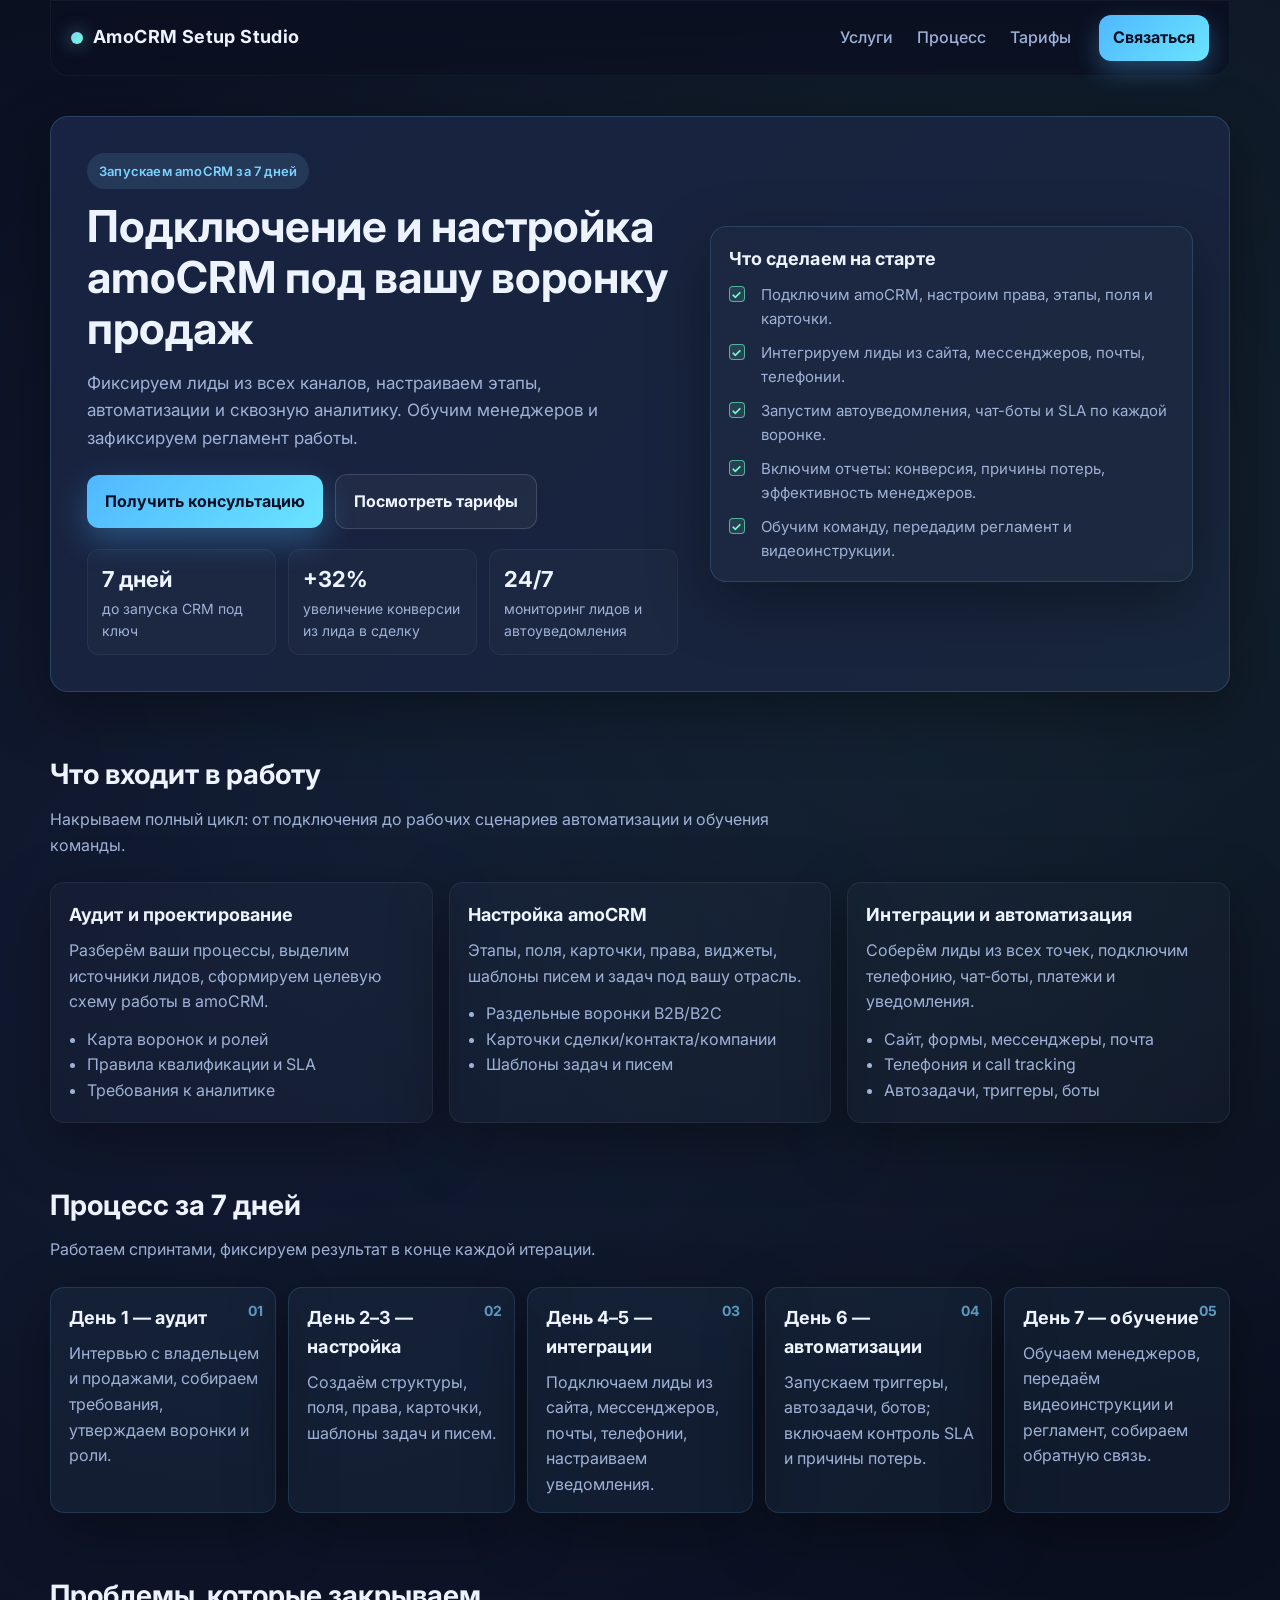
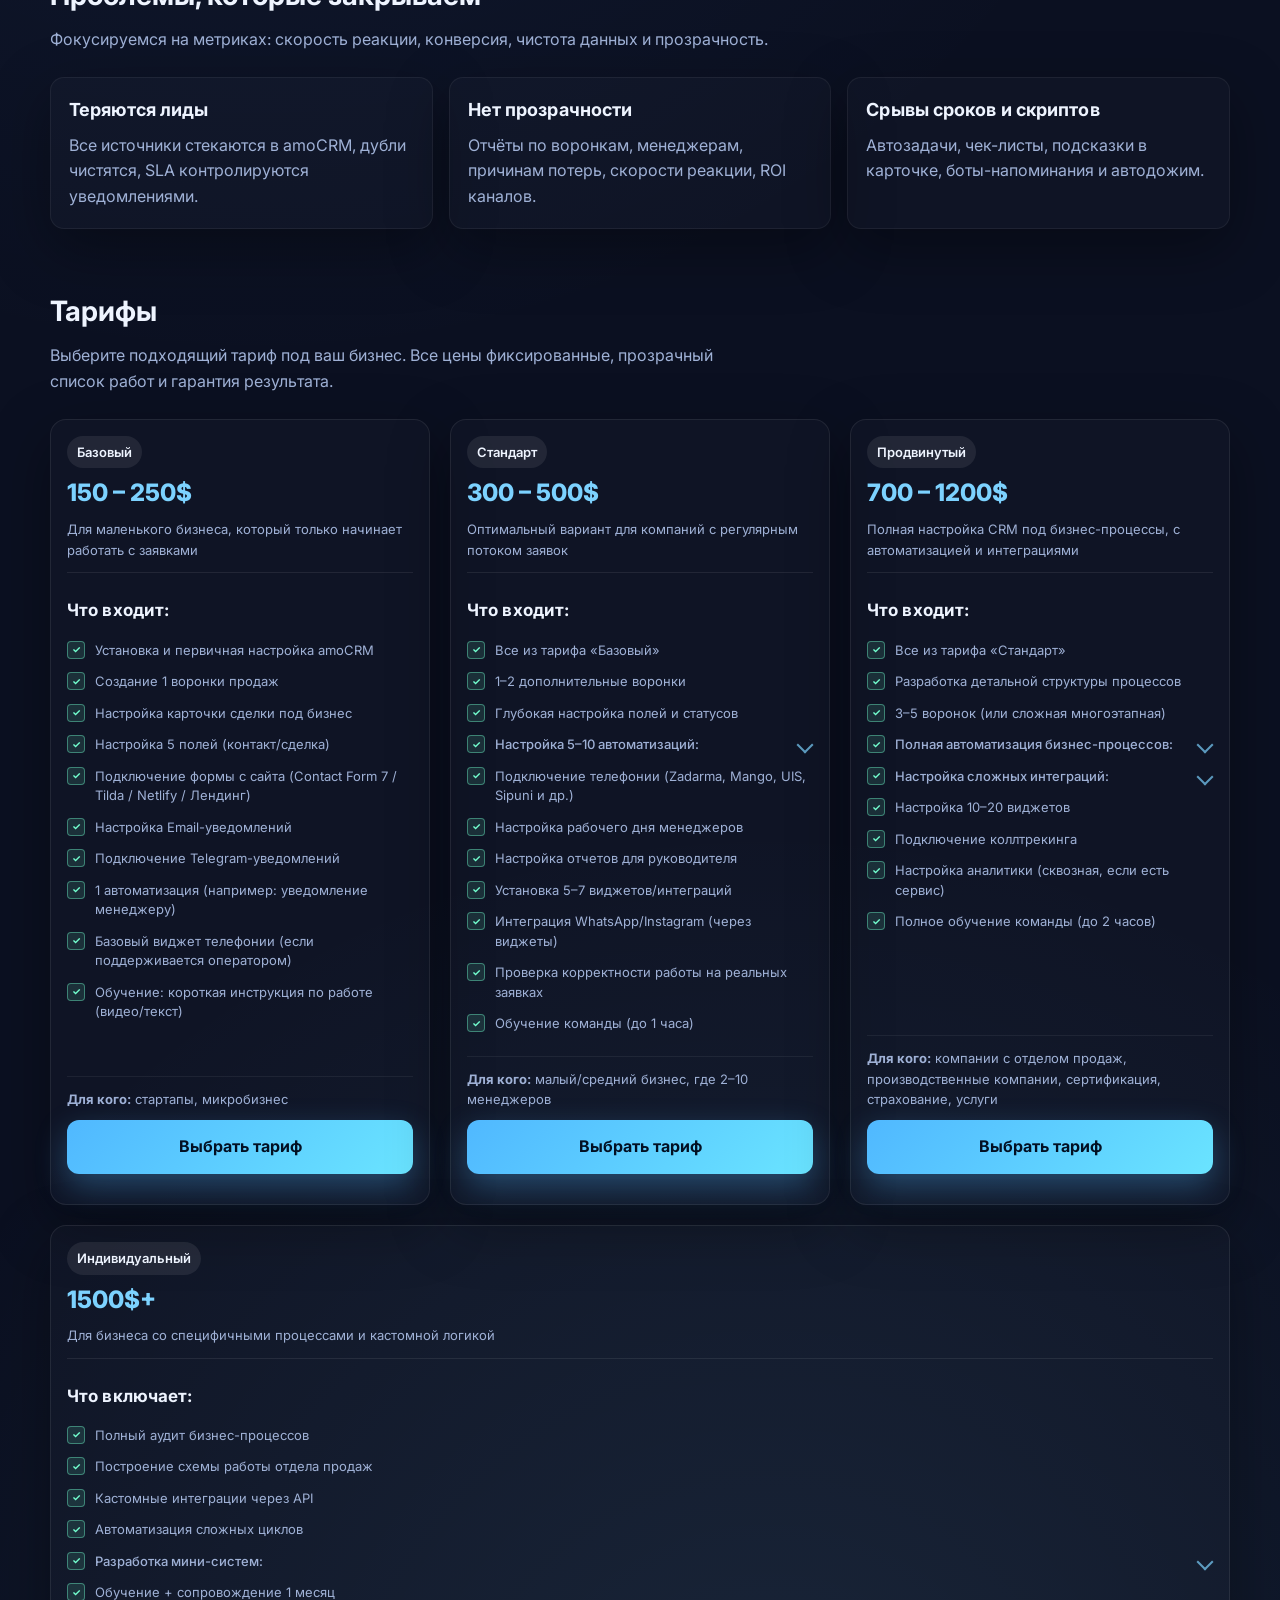
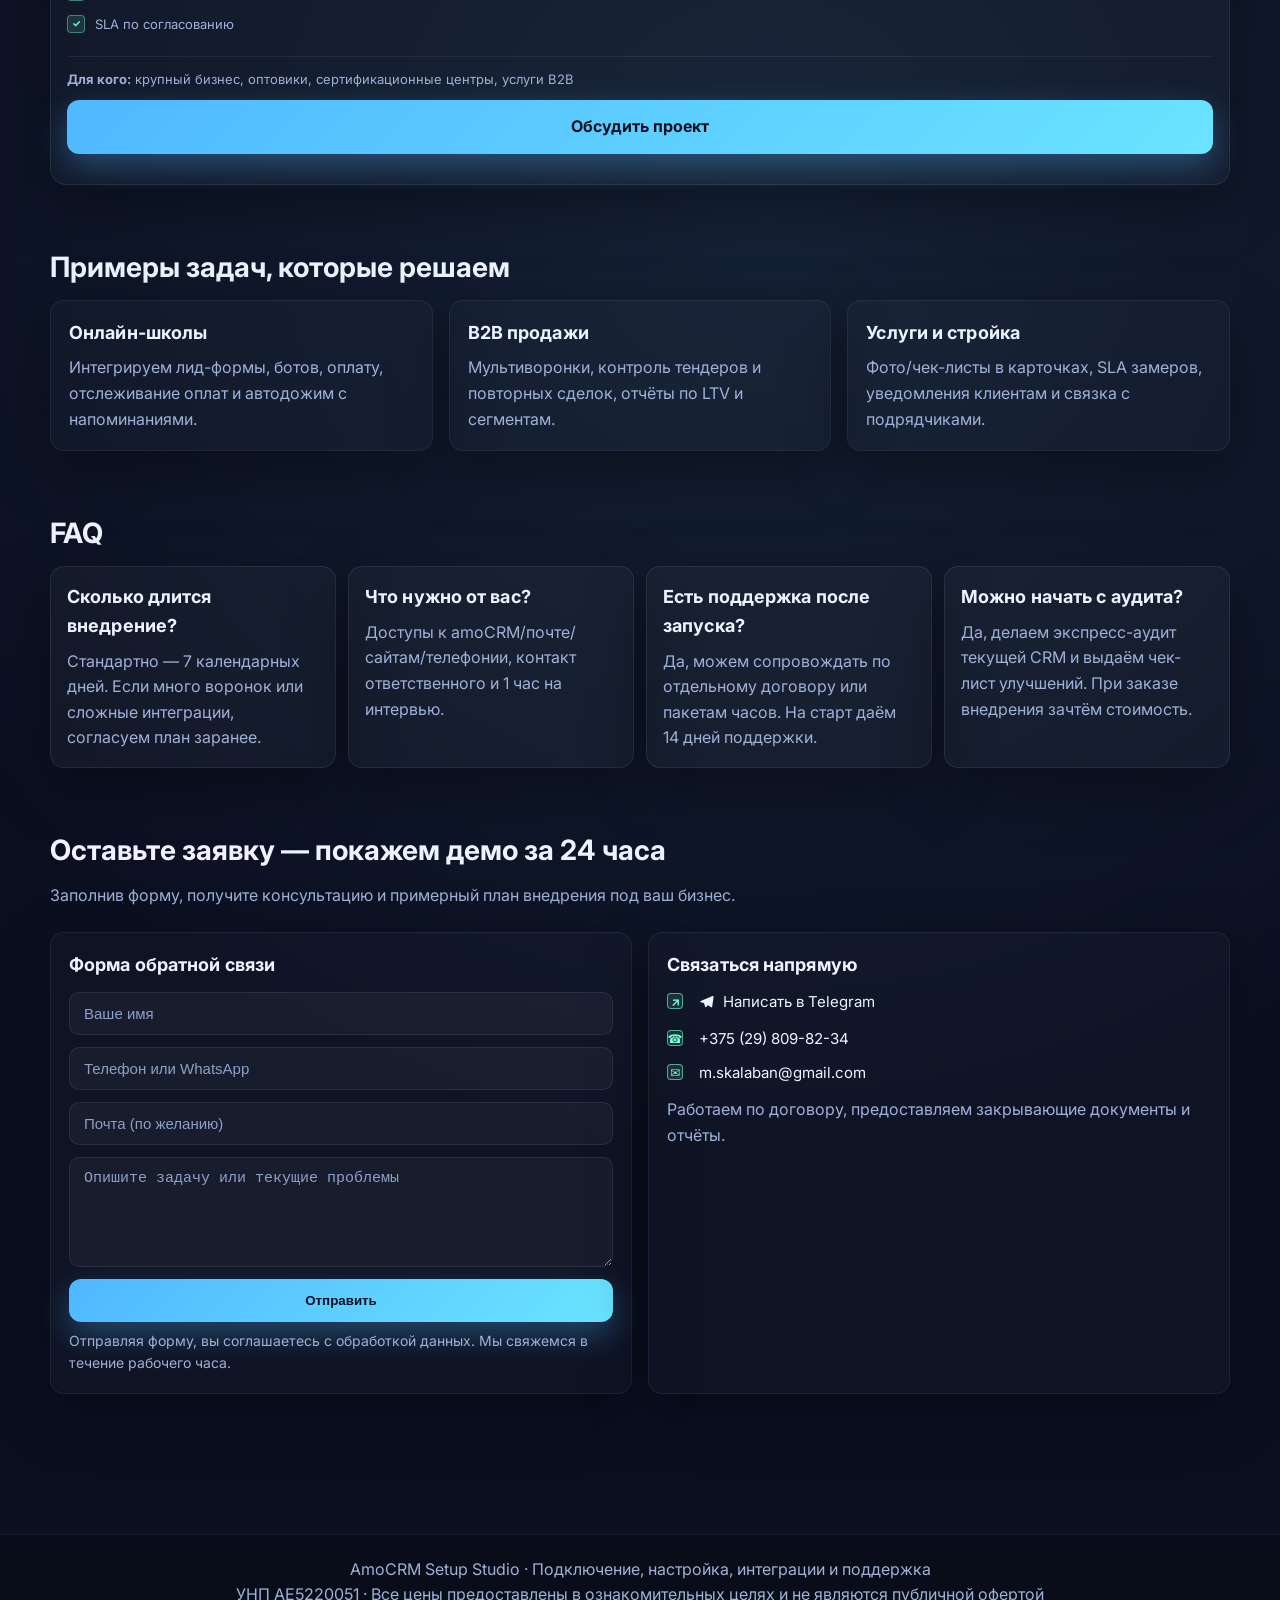
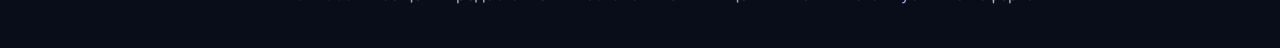
<file: index.html>
<!DOCTYPE html>
<html lang="ru">
<head>
  <meta charset="UTF-8">
  <meta name="viewport" content="width=device-width, initial-scale=1.0">
  <title>Подключение и настройка amoCRM — под ключ</title>
  <meta name="description" content="Запускаем amoCRM под ключ: подключение, настройка, воронки, интеграции, обучение. Ускорим продажи и контроль лидов за 7 дней.">
  <meta property="og:title" content="Подключение и настройка amoCRM — под ключ">
  <meta property="og:description" content="Запустим amoCRM за 7 дней: подключение, настройка воронок, интеграции, автоматизации и обучение команды.">
  <meta property="og:type" content="website">
  <meta property="og:url" content="https://amocrm-setup.netlify.app/">
  <meta property="og:image" content="https://amocrm-setup.netlify.app/og-image.jpg">
  <meta property="og:image:alt" content="AmoCRM Setup Studio — внедрение под ключ">
  <meta name="twitter:card" content="summary_large_image">
  <meta name="twitter:title" content="Подключение и настройка amoCRM — под ключ">
  <meta name="twitter:description" content="Запустим amoCRM за 7 дней: подключение, настройка воронок, интеграции, автоматизации и обучение команды.">
  <meta name="twitter:image" content="https://amocrm-setup.netlify.app/og-image.jpg">
  <link rel="icon" type="image/svg+xml" href="./favicons/favicon-as.svg">
  <link rel="apple-touch-icon" sizes="180x180" href="./favicons/favicon-as-blue-180.png">
  <link rel="icon" type="image/png" sizes="48x48" href="./favicons/favicon-as-blue-48.png">
  <link rel="icon" type="image/png" sizes="32x32" href="./favicons/favicon-as-blue-32.png">
  <link rel="icon" type="image/png" sizes="16x16" href="./favicons/favicon-as-blue-16.png">
  <link rel="shortcut icon" href="./favicons/favicon-as-blue.ico">
  <link rel="preconnect" href="https://fonts.googleapis.com">
  <link rel="preconnect" href="https://fonts.gstatic.com" crossorigin>
  <link href="https://fonts.googleapis.com/css2?family=Inter:wght@400;500;600;700&display=swap" rel="stylesheet">
  <link rel="stylesheet" href="./assets/styles/styles.css">
</head>
<body>
  <header>
    <div class="shell header-inner">
      <div class="logo">
        <span class="logo-dot"></span>
        AmoCRM Setup Studio
      </div>
      <nav>
        <a href="#services">Услуги</a>
        <a href="#process">Процесс</a>
        <a href="#pricing">Тарифы</a>
        <a class="nav-cta" href="#contact">Связаться</a>
      </nav>
      <button class="burger" type="button" aria-label="Открыть меню" aria-expanded="false">
        <span class="burger-icon" aria-hidden="true"></span>
      </button>
    </div>
  </header>

  <div class="mobile-menu" id="mobile-menu" hidden>
    <a href="#services">Услуги</a>
    <a href="#process">Процесс</a>
    <a href="#pricing">Тарифы</a>
    <a class="nav-cta" href="#contact">Связаться</a>
  </div>

  <div class="container shell">
    <section class="hero">
      <div>
        <div class="eyebrow">Запускаем amoCRM за 7 дней</div>
        <h1>Подключение и настройка amoCRM под вашу воронку продаж</h1>
        <p class="subhead">Фиксируем лиды из всех каналов, настраиваем этапы, автоматизации и сквозную аналитику. Обучим менеджеров и зафиксируем регламент работы.</p>
        <div class="cta-row">
          <a class="btn btn-primary open-contact-modal" href="#contact">Получить консультацию</a>
          <a class="btn btn-ghost" href="#pricing">Посмотреть тарифы</a>
        </div>
        <div class="kpi">
          <div class="kpi-item">
            <div class="kpi-strong">7 дней</div>
            <div class="kpi-label">до запуска CRM под ключ</div>
          </div>
          <div class="kpi-item">
            <div class="kpi-strong">+32%</div>
            <div class="kpi-label">увеличение конверсии из лида в сделку</div>
          </div>
          <div class="kpi-item">
            <div class="kpi-strong">24/7</div>
            <div class="kpi-label">мониторинг лидов и автоуведомления</div>
          </div>
        </div>
      </div>
      <div class="hero-card">
        <h3>Что сделаем на старте</h3>
        <div class="checklist">
          <div class="check"><span class="icon">✓</span><div>Подключим amoCRM, настроим права, этапы, поля и карточки.</div></div>
          <div class="check"><span class="icon">✓</span><div>Интегрируем лиды из сайта, мессенджеров, почты, телефонии.</div></div>
          <div class="check"><span class="icon">✓</span><div>Запустим автоуведомления, чат-боты и SLA по каждой воронке.</div></div>
          <div class="check"><span class="icon">✓</span><div>Включим отчеты: конверсия, причины потерь, эффективность менеджеров.</div></div>
          <div class="check"><span class="icon">✓</span><div>Обучим команду, передадим регламент и видеоинструкции.</div></div>
        </div>
      </div>
    </section>

    <section id="services" class="section">
      <h2>Что входит в работу</h2>
      <p class="desc">Накрываем полный цикл: от подключения до рабочих сценариев автоматизации и обучения команды.</p>
      <div class="grid-3">
        <div class="card">
          <h3>Аудит и проектирование</h3>
          <div class="muted">Разберём ваши процессы, выделим источники лидов, сформируем целевую схему работы в amoCRM.</div>
          <ul class="list">
            <li>Карта воронок и ролей</li>
            <li>Правила квалификации и SLA</li>
            <li>Требования к аналитике</li>
          </ul>
        </div>
        <div class="card">
          <h3>Настройка amoCRM</h3>
          <div class="muted">Этапы, поля, карточки, права, виджеты, шаблоны писем и задач под вашу отрасль.</div>
          <ul class="list">
            <li>Раздельные воронки B2B/B2C</li>
            <li>Карточки сделки/контакта/компании</li>
            <li>Шаблоны задач и писем</li>
          </ul>
        </div>
        <div class="card">
          <h3>Интеграции и автоматизация</h3>
          <div class="muted">Соберём лиды из всех точек, подключим телефонию, чат-боты, платежи и уведомления.</div>
          <ul class="list">
            <li>Сайт, формы, мессенджеры, почта</li>
            <li>Телефония и call tracking</li>
            <li>Автозадачи, триггеры, боты</li>
          </ul>
        </div>
      </div>
    </section>

    <section id="process" class="section">
      <h2>Процесс за 7 дней</h2>
      <p class="desc">Работаем спринтами, фиксируем результат в конце каждой итерации.</p>
      <div class="process">
        <div class="step">
          <h3>День 1 — аудит</h3>
          <div class="muted">Интервью с владельцем и продажами, собираем требования, утверждаем воронки и роли.</div>
        </div>
        <div class="step">
          <h3>День 2–3 — настройка</h3>
          <div class="muted">Создаём структуры, поля, права, карточки, шаблоны задач и писем.</div>
        </div>
        <div class="step">
          <h3>День 4–5 — интеграции</h3>
          <div class="muted">Подключаем лиды из сайта, мессенджеров, почты, телефонии, настраиваем уведомления.</div>
        </div>
        <div class="step">
          <h3>День 6 — автоматизации</h3>
          <div class="muted">Запускаем триггеры, автозадачи, ботов; включаем контроль SLA и причины потерь.</div>
        </div>
        <div class="step">
          <h3>День 7 — обучение</h3>
          <div class="muted">Обучаем менеджеров, передаём видеоинструкции и регламент, собираем обратную связь.</div>
        </div>
      </div>
    </section>

    <section class="section">
      <h2>Проблемы, которые закрываем</h2>
      <p class="desc">Фокусируемся на метриках: скорость реакции, конверсия, чистота данных и прозрачность.</p>
      <div class="grid-3">
        <div class="card">
          <h3>Теряются лиды</h3>
          <div class="muted">Все источники стекаются в amoCRM, дубли чистятся, SLA контролируются уведомлениями.</div>
        </div>
        <div class="card">
          <h3>Нет прозрачности</h3>
          <div class="muted">Отчёты по воронкам, менеджерам, причинам потерь, скорости реакции, ROI каналов.</div>
        </div>
        <div class="card">
          <h3>Срывы сроков и скриптов</h3>
          <div class="muted">Автозадачи, чек-листы, подсказки в карточке, боты-напоминания и автодожим.</div>
        </div>
      </div>
    </section>

    <section id="pricing" class="section">
      <h2>Тарифы</h2>
      <p class="desc">Выберите подходящий тариф под ваш бизнес. Все цены фиксированные, прозрачный список работ и гарантия результата.</p>
      <div class="pricing-grid">
        <div class="pricing-card">
          <div class="pricing-header">
            <div class="tag">Базовый</div>
            <p class="price">150 – 250$</p>
            <div class="muted muted-note">Для маленького бизнеса, который только начинает работать с заявками</div>
          </div>
          <div class="pricing-content">
            <h3>Что входит:</h3>
            <ul class="pricing-list">
              <li>Установка и первичная настройка amoCRM</li>
              <li>Создание 1 воронки продаж</li>
              <li>Настройка карточки сделки под бизнес</li>
              <li>Настройка 5 полей (контакт/сделка)</li>
              <li>Подключение формы с сайта (Contact Form 7 / Tilda / Netlify / Лендинг)</li>
              <li>Настройка Email-уведомлений</li>
              <li>Подключение Telegram-уведомлений</li>
              <li>1 автоматизация (например: уведомление менеджеру)</li>
              <li>Базовый виджет телефонии (если поддерживается оператором)</li>
              <li>Обучение: короткая инструкция по работе (видео/текст)</li>
            </ul>
            <div class="pricing-footer">
              <div class="muted muted-note-bottom"><strong>Для кого:</strong> стартапы, микробизнес</div>
              <div class="cta-row">
                <a class="btn btn-primary" href="#contact">Выбрать тариф</a>
              </div>
            </div>
          </div>
        </div>

        <div class="pricing-card">
          <div class="pricing-header">
            <div class="tag">Стандарт</div>
            <p class="price">300 – 500$</p>
            <div class="muted muted-note">Оптимальный вариант для компаний с регулярным потоком заявок</div>
          </div>
          <div class="pricing-content">
            <h3>Что входит:</h3>
            <ul class="pricing-list">
              <li>Все из тарифа «Базовый»</li>
              <li>1–2 дополнительные воронки</li>
              <li>Глубокая настройка полей и статусов</li>
              <li>Настройка 5–10 автоматизаций:
                <ul>
                  <li>автораспределение заявок</li>
                  <li>постановка задач</li>
                  <li>напоминания</li>
                  <li>автоматические письма клиентам</li>
                  <li>автоуведомления руководителю</li>
                </ul>
              </li>
              <li>Подключение телефонии (Zadarma, Mango, UIS, Sipuni и др.)</li>
              <li>Настройка рабочего дня менеджеров</li>
              <li>Настройка отчетов для руководителя</li>
              <li>Установка 5–7 виджетов/интеграций</li>
              <li>Интеграция WhatsApp/Instagram (через виджеты)</li>
              <li>Проверка корректности работы на реальных заявках</li>
              <li>Обучение команды (до 1 часа)</li>
            </ul>
            <div class="pricing-footer">
              <div class="muted muted-note-bottom"><strong>Для кого:</strong> малый/средний бизнес, где 2–10 менеджеров</div>
              <div class="cta-row">
                <a class="btn btn-primary" href="#contact">Выбрать тариф</a>
              </div>
            </div>
          </div>
        </div>

        <div class="pricing-card">
          <div class="pricing-header">
            <div class="tag">Продвинутый</div>
            <p class="price">700 – 1200$</p>
            <div class="muted muted-note">Полная настройка CRM под бизнес-процессы, с автоматизацией и интеграциями</div>
          </div>
          <div class="pricing-content">
            <h3>Что входит:</h3>
            <ul class="pricing-list">
              <li>Все из тарифа «Стандарт»</li>
              <li>Разработка детальной структуры процессов</li>
              <li>3–5 воронок (или сложная многоэтапная)</li>
              <li>Полная автоматизация бизнес-процессов:
                <ul>
                  <li>сложные цепочки</li>
                  <li>автосегментация клиентов</li>
                  <li>боты с логикой</li>
                  <li>прогревы</li>
                  <li>автоматизация для рекламаций/повторных продаж</li>
                </ul>
              </li>
              <li>Настройка сложных интеграций:
                <ul>
                  <li>сайт → amoCRM → телефония → WhatsApp → почта</li>
                  <li>синхронизация с Google Sheets</li>
                  <li>интеграция с 1С (через API или сервис-посредник)</li>
                </ul>
              </li>
              <li>Настройка 10–20 виджетов</li>
              <li>Подключение коллтрекинга</li>
              <li>Настройка аналитики (сквозная, если есть сервис)</li>
              <li>Полное обучение команды (до 2 часов)</li>
            </ul>
            <div class="pricing-footer">
              <div class="muted muted-note-bottom"><strong>Для кого:</strong> компании с отделом продаж, производственные компании, сертификация, страхование, услуги</div>
              <div class="cta-row">
                <a class="btn btn-primary" href="#contact">Выбрать тариф</a>
              </div>
            </div>
          </div>
        </div>

        <div class="pricing-card">
          <div class="pricing-header">
            <div class="tag">Индивидуальный</div>
            <p class="price">1500$+</p>
            <div class="muted muted-note">Для бизнеса со специфичными процессами и кастомной логикой</div>
          </div>
          <div class="pricing-content">
            <h3>Что включает:</h3>
            <ul class="pricing-list">
              <li>Полный аудит бизнес-процессов</li>
              <li>Построение схемы работы отдела продаж</li>
              <li>Кастомные интеграции через API</li>
              <li>Автоматизация сложных циклов</li>
              <li>Разработка мини-систем:
                <ul>
                  <li>заявки → распределение → статус → уведомления</li>
                  <li>подключение внешних баз</li>
                  <li>генерация документов</li>
                </ul>
              </li>
              <li>Обучение + сопровождение 1 месяц</li>
              <li>SLA по согласованию</li>
            </ul>
            <div class="pricing-footer">
              <div class="muted muted-note-bottom"><strong>Для кого:</strong> крупный бизнес, оптовики, сертификационные центры, услуги B2B</div>
              <div class="cta-row">
                <a class="btn btn-primary" href="#contact">Обсудить проект</a>
              </div>
            </div>
          </div>
        </div>
      </div>
    </section>

    <section class="section">
      <h2>Примеры задач, которые решаем</h2>
      <div class="grid-3">
        <div class="card">
          <h3>Онлайн-школы</h3>
          <div class="muted">Интегрируем лид-формы, ботов, оплату, отслеживание оплат и автодожим с напоминаниями.</div>
        </div>
        <div class="card">
          <h3>B2B продажи</h3>
          <div class="muted">Мультиворонки, контроль тендеров и повторных сделок, отчёты по LTV и сегментам.</div>
        </div>
        <div class="card">
          <h3>Услуги и стройка</h3>
          <div class="muted">Фото/чек-листы в карточках, SLA замеров, уведомления клиентам и связка с подрядчиками.</div>
        </div>
      </div>
    </section>

    <section class="section" itemscope itemtype="https://schema.org/FAQPage">
      <h2>FAQ</h2>
      <div class="faq">
        <div class="faq-item" itemprop="mainEntity" itemscope itemtype="https://schema.org/Question">
          <h3 itemprop="name">Сколько длится внедрение?</h3>
          <div class="muted" itemprop="acceptedAnswer" itemscope itemtype="https://schema.org/Answer">
            <span itemprop="text">Стандартно — 7 календарных дней. Если много воронок или сложные интеграции, согласуем план заранее.</span>
          </div>
        </div>
        <div class="faq-item" itemprop="mainEntity" itemscope itemtype="https://schema.org/Question">
          <h3 itemprop="name">Что нужно от вас?</h3>
          <div class="muted" itemprop="acceptedAnswer" itemscope itemtype="https://schema.org/Answer">
            <span itemprop="text">Доступы к amoCRM/почте/сайтам/телефонии, контакт ответственного и 1 час на интервью.</span>
          </div>
        </div>
        <div class="faq-item" itemprop="mainEntity" itemscope itemtype="https://schema.org/Question">
          <h3 itemprop="name">Есть поддержка после запуска?</h3>
          <div class="muted" itemprop="acceptedAnswer" itemscope itemtype="https://schema.org/Answer">
            <span itemprop="text">Да, можем сопровождать по отдельному договору или пакетам часов. На старт даём 14 дней поддержки.</span>
          </div>
        </div>
        <div class="faq-item" itemprop="mainEntity" itemscope itemtype="https://schema.org/Question">
          <h3 itemprop="name">Можно начать с аудита?</h3>
          <div class="muted" itemprop="acceptedAnswer" itemscope itemtype="https://schema.org/Answer">
            <span itemprop="text">Да, делаем экспресс-аудит текущей CRM и выдаём чек-лист улучшений. При заказе внедрения зачтём стоимость.</span>
          </div>
        </div>
      </div>
    </section>

    <section id="contact" class="section">
      <h2>Оставьте заявку — покажем демо за 24 часа</h2>
      <p class="desc">Заполнив форму, получите консультацию и примерный план внедрения под ваш бизнес.</p>
      <div class="grid-3">
        <div class="card">
          <h3>Форма обратной связи</h3>
          <form name="contact" method="post" action="https://formsubmit.co/2ab4f17e329a2e4c21a48d9163ac6439 ">
            <input type="hidden" name="_subject" value="Новая заявка с лендинга AmoCRM Setup Studio">
            <input type="hidden" name="_template" value="table">
            <input type="text" name="name" placeholder="Ваше имя" required>
            <input type="tel" name="phone" placeholder="Телефон или WhatsApp" required>
            <input type="email" name="email" placeholder="Почта (по желанию)">
            <textarea name="comment" placeholder="Опишите задачу или текущие проблемы"></textarea>
            <button class="btn btn-primary" type="submit">Отправить</button>
          </form>
          <div class="footnote">Отправляя форму, вы соглашаетесь с обработкой данных. Мы свяжемся в течение рабочего часа.</div>
        </div>
        <div class="card">
          <h3>Связаться напрямую</h3>
          <div class="checklist">
            <div class="check"><span class="icon">↗</span><div><a class="tg-inline link-plain" href="https://t.me/fuuug" target="_blank" rel="noopener"><span class="tg-icon" aria-hidden="true"><svg width="16" height="16" viewBox="0 0 24 24" fill="currentColor" xmlns="http://www.w3.org/2000/svg"><path d="M21.8 4.2c.3-.9-.7-1.6-1.5-1.3L2.6 10.5c-.8.3-.7 1.5.1 1.7l4.7 1.4 1.8 5.6c.2.8 1.2 1 1.7.3l2.4-3.1 4.6 3.4c.7.5 1.7.1 1.9-.8l2-14z"/></svg></span>Написать в Telegram</a></div></div>
            <div class="check"><span class="icon">☎</span><div><a class="link-plain" href="tel:+375298098234">+375 (29) 809-82-34</a></div></div>
            <div class="check"><span class="icon">✉</span><div><a class="link-plain" href="mailto:m.skalaban@gmail.com">m.skalaban@gmail.com</a></div></div>
          </div>
          <div class="muted muted-top-12">Работаем по договору, предоставляем закрывающие документы и отчёты.</div>
        </div>
      </div>
    </section>
  </div>

  <div class="modal-backdrop" id="contact-modal" hidden>
    <div class="modal">
      <button class="modal-close" type="button" data-close-modal>&times;</button>
      <h2 class="modal-title">Оставьте заявку — покажем демо за 24 часа</h2>
      <p class="desc modal-desc">Заполнив форму, получите консультацию и примерный план внедрения под ваш бизнес.</p>
      <div class="card modal-card-primary">
        <h3>Форма обратной связи</h3>
        <form name="contact-modal" method="post" action="https://formsubmit.co/2ab4f17e329a2e4c21a48d9163ac6439">
          <input type="hidden" name="_subject" value="Новая заявка с лендинга AmoCRM Setup Studio">
          <input type="hidden" name="_template" value="table">
          <input type="text" name="name" placeholder="Ваше имя" required>
          <input type="tel" name="phone" placeholder="Телефон или WhatsApp" required>
          <input type="email" name="email" placeholder="Почта (по желанию)">
          <textarea name="comment" placeholder="Опишите задачу или текущие проблемы"></textarea>
          <button class="btn btn-primary" type="submit">Отправить</button>
        </form>
        <div class="footnote">Отправляя форму, вы соглашаетесь с обработкой данных. Мы свяжемся в течение рабочего часа.</div>
      </div>
      <div class="card modal-card-secondary">
        <h3>Связаться напрямую</h3>
        <div class="checklist">
          <div class="check"><span class="icon">↗</span><div><a class="tg-inline link-plain" href="https://t.me/fuuug" target="_blank" rel="noopener"><span class="tg-icon" aria-hidden="true"><svg width="16" height="16" viewBox="0 0 24 24" fill="currentColor" xmlns="http://www.w3.org/2000/svg"><path d="M21.8 4.2c.3-.9-.7-1.6-1.5-1.3L2.6 10.5c-.8.3-.7 1.5.1 1.7l4.7 1.4 1.8 5.6c.2.8 1.2 1 1.7.3l2.4-3.1 4.6 3.4c.7.5 1.7.1 1.9-.8l2-14z"/></svg></span>Написать в Telegram</a></div></div>
          <div class="check"><span class="icon">☎</span><div><a class="link-plain" href="tel:+375298098234">+375 (29) 809-82-34</a></div></div>
          <div class="check"><span class="icon">✉</span><div><a class="link-plain" href="mailto:m.skalaban@gmail.com">m.skalaban@gmail.com</a></div></div>
        </div>
        <div class="muted muted-top-12">Работаем по договору, предоставляем закрывающие документы и отчёты.</div>
      </div>
    </div>
  </div>

  <footer>
    <div>AmoCRM Setup Studio · Подключение, настройка, интеграции и поддержка</div>
    <div>УНП AE5220051 · Все цены предоставлены в ознакомительных целях и не являются публичной офертой</div>
  </footer>
  <script src="./assets/scripts/main.js"></script>
</body>
</html>
</file>
<file: assets/styles/styles.css>
:root {
  --bg: #0b1021;
  --card: #121832;
  --primary: #7cd2ff;
  --primary-strong: #50b8ff;
  --text: #eef4ff;
  --muted: #9fb1d6;
  --accent: #73ffcf;
  --shadow: 0 20px 60px rgba(0, 0, 0, 0.35);
  --radius: 14px;
  --page-width: 1180px;
  --page-pad: 20px;
}
* { box-sizing: border-box; }
body {
  margin: 0;
  font-family: 'Inter', system-ui, -apple-system, sans-serif;
  background: radial-gradient(circle at 20% 20%, rgba(92, 158, 255, 0.08), transparent 25%),
              radial-gradient(circle at 80% 10%, rgba(115, 255, 207, 0.08), transparent 22%),
              radial-gradient(circle at 60% 70%, rgba(124, 210, 255, 0.09), transparent 28%),
              var(--bg);
  color: var(--text);
  line-height: 1.6;
  min-height: 100vh;
}
.shell {
  width: 100%;
  max-width: var(--page-width);
  margin: 0 auto;
  padding-left: var(--page-pad);
  padding-right: var(--page-pad);
}
header {
  width: 100%;
  margin: 0;
  padding: 14px 0;
  position: sticky;
  top: 0;
  background: linear-gradient(180deg, rgba(11,16,33,0.95), rgba(11,16,33,0.8));
  backdrop-filter: blur(12px);
  z-index: 10;
  border-radius: 0 0 18px 18px;
  border: 1px solid rgba(255,255,255,0.04);
  margin: 0 auto;
  max-width: var(--page-width);
  transition: all 0.2s ease;
}
.header-inner {
  display: flex;
  align-items: center;
  justify-content: space-between;
  gap: 12px;
}
body.scrolled header {
  top: 12px;
  box-shadow: 0 10px 30px rgba(0, 0, 0, 0.28);
  border-radius: 18px;
}
body.mobile-nav-open header {
  border-radius: 18px 18px 0 0;
}
body.scrolled.mobile-nav-open header {
  border-radius: 18px 18px 0 0;
}
.logo {
  font-weight: 700;
  letter-spacing: 0.4px;
  font-size: 18px;
  color: var(--text);
  display: flex;
  align-items: center;
  gap: 10px;
}
.logo-dot {
  width: 12px;
  height: 12px;
  border-radius: 50%;
  background: linear-gradient(135deg, var(--primary), var(--accent));
  box-shadow: 0 0 18px rgba(124, 210, 255, 0.6);
}
nav a {
  color: var(--muted);
  text-decoration: none;
  margin-left: 20px;
  font-weight: 500;
  transition: color 0.2s ease, transform 0.12s ease, box-shadow 0.2s ease, background 0.2s ease;
}
nav a:hover { color: var(--text); }
.nav-cta {
  margin-left: 24px;
  padding: 10px 14px;
  border-radius: 12px;
  background: linear-gradient(135deg, var(--primary-strong), #6ae4ff);
  color: #031023 !important;
  font-weight: 700;
  box-shadow: 0 10px 24px rgba(80,184,255,0.32);
  display: inline-flex;
  align-items: center;
  gap: 8px;
}
.nav-cta:hover { transform: translateY(-1px); color: #031023; }
.container {
  width: 100%;
  max-width: var(--page-width);
  margin: 0 auto;
  padding: 40px 0 80px;
}
.burger {
  display: none;
  width: 44px;
  height: 44px;
  border-radius: 12px;
  border: 1px solid rgba(255,255,255,0.12);
  background: rgba(255,255,255,0.05);
  color: var(--text);
  align-items: center;
  justify-content: center;
  cursor: pointer;
  transition: background 0.2s ease, transform 0.12s ease;
}
.burger:hover { transform: translateY(-1px); }
.burger-icon {
  width: 18px;
  height: 2px;
  background: currentColor;
  position: relative;
  display: block;
}
.burger-icon::before,
.burger-icon::after {
  content: "";
  position: absolute;
  left: 0;
  width: 18px;
  height: 2px;
  background: currentColor;
  transition: transform 0.2s ease, top 0.2s ease, opacity 0.2s ease;
}
.burger-icon::before { top: -6px; }
.burger-icon::after { top: 6px; }
body.mobile-nav-open .burger-icon { background: transparent; }
body.mobile-nav-open .burger-icon::before {
  top: 0; transform: rotate(45deg);
}
body.mobile-nav-open .burger-icon::after {
  top: 0; transform: rotate(-45deg);
}
.mobile-menu {
  position: fixed;
  top: 70px;
  left: 16px;
  right: 0;
  background: rgba(11,16,33,0.97);
  border: 1px solid rgba(255,255,255,0.04);
  border-radius: 0 0 16px 16px;
  box-shadow: 0 20px 60px rgba(0,0,0,0.35);
  padding: 14px 20px 18px;
  display: none;
  z-index: 900;
  width: calc(100% - 32px);
}
.mobile-menu.is-open { display: block; }
.mobile-menu a {
  display: flex;
  align-items: center;
  justify-content: space-between;
  color: var(--text);
  text-decoration: none;
  padding: 12px 0;
  border-bottom: 1px solid rgba(255,255,255,0.06);
  font-weight: 600;
}
.mobile-menu a:last-child { border-bottom: none; }
.mobile-menu .nav-cta {
  margin: 10px 0 0;
  justify-content: center;
  width: 100%;
  color: #031023 !important;
}
/* Modal */
.modal-backdrop {
  position: fixed;
  inset: 0;
  background: rgba(3, 8, 20, 0.65);
  backdrop-filter: blur(6px);
  display: flex;
  align-items: flex-start;
  justify-content: center;
  padding: 18px 12px;
  overflow-y: auto;
  opacity: 0;
  pointer-events: none;
  transition: opacity 0.2s ease;
  z-index: 999;
}
.modal-backdrop.is-open {
  opacity: 1;
  pointer-events: all;
}
.modal {
  width: min(640px, 100%);
  max-height: 90dvh;
  overflow-y: auto;
  border-radius: 18px;
  background: linear-gradient(160deg, rgba(18,24,50,0.95), rgba(28,38,68,0.96));
  border: 1px solid rgba(124,210,255,0.25);
  box-shadow: 0 30px 80px rgba(0,0,0,0.45);
  padding: 22px;
  position: relative;
  transform: translateY(8px);
  opacity: 0;
  transition: transform 0.22s ease, opacity 0.22s ease;
}
.modal-backdrop.is-open .modal {
  transform: translateY(0);
  opacity: 1;
}
.modal-close {
  position: absolute;
  top: 12px;
  right: 12px;
  border: 1px solid rgba(255,255,255,0.12);
  background: rgba(255,255,255,0.05);
  color: var(--text);
  border-radius: 10px;
  padding: 6px 10px;
  cursor: pointer;
  font-weight: 600;
}
.modal-title { margin-top: 0; }
.modal-desc { margin-bottom: 16px; }
.modal-card-primary {
  background: rgba(255,255,255,0.03);
  border-color: rgba(124,210,255,0.18);
}
.modal-card-secondary {
  margin-top: 12px;
  background: rgba(255,255,255,0.02);
  border-color: rgba(255,255,255,0.08);
}
.modal form button { width: 100%; }
body.modal-open {
  overflow: hidden;
}
.hero {
  display: grid;
  grid-template-columns: 1.1fr 0.9fr;
  gap: 32px;
  align-items: center;
  padding: 36px;
  background: linear-gradient(135deg, rgba(92,158,255,0.08), rgba(115,255,207,0.06)),
              var(--card);
  border: 1px solid rgba(124,210,255,0.18);
  border-radius: 18px;
  box-shadow: var(--shadow);
}
.eyebrow {
  display: inline-flex;
  align-items: center;
  gap: 8px;
  padding: 8px 12px;
  border-radius: 999px;
  background: rgba(124,210,255,0.12);
  color: var(--primary);
  font-weight: 600;
  font-size: 13px;
  letter-spacing: 0.2px;
}
h1 {
  margin: 12px 0 16px;
  font-size: clamp(28px, 4vw, 44px);
  line-height: 1.15;
}
.subhead {
  color: var(--muted);
  font-size: 17px;
  max-width: 560px;
  margin-bottom: 22px;
}
.cta-row {
  display: flex;
  flex-wrap: wrap;
  gap: 12px;
  align-items: center;
  margin-top: 6px;
  margin-bottom: 14px;
}
.btn {
  display: inline-flex;
  align-items: center;
  justify-content: center;
  gap: 10px;
  border: none;
  border-radius: 12px;
  padding: 14px 18px;
  font-weight: 700;
  cursor: pointer;
  transition: transform 0.16s ease, box-shadow 0.2s ease, background 0.2s ease;
  text-decoration: none;
}
.btn-primary {
  background: linear-gradient(135deg, var(--primary-strong), #6ae4ff);
  color: #031023;
  box-shadow: 0 12px 32px rgba(80,184,255,0.32);
}
.btn-primary:hover { transform: translateY(-1px); }
.btn-ghost {
  color: var(--text);
  border: 1px solid rgba(255,255,255,0.14);
  background: rgba(255,255,255,0.04);
}
.tg-inline {
  display: inline-flex;
  align-items: center;
  gap: 8px;
}
.tg-icon {
  display: inline-flex;
  align-items: center;
  justify-content: center;
  width: 16px;
  height: 16px;
  color: currentColor;
}
.kpi {
  display: grid;
  grid-template-columns: repeat(auto-fit, minmax(140px, 1fr));
  gap: 12px;
  margin-top: 20px;
}
.kpi-item {
  padding: 12px 14px;
  border-radius: 12px;
  border: 1px solid rgba(255,255,255,0.05);
  background: rgba(255,255,255,0.02);
}
.kpi-strong { font-size: 22px; font-weight: 700; }
.kpi-label { color: var(--muted); font-size: 14px; }
.hero-card {
  background: rgba(255,255,255,0.02);
  border: 1px solid rgba(124,210,255,0.16);
  border-radius: 16px;
  padding: 18px;
  backdrop-filter: blur(4px);
  box-shadow: var(--shadow);
}
.checklist { display: grid; gap: 10px; margin-top: 10px; }
.check {
  display: flex;
  gap: 16px;
  align-items: flex-start;
  color: var(--muted);
  font-size: 15px;
}
.check span.icon {
  margin-top: 3px;
  width: 16px; height: 16px;
  border-radius: 4px;
  background: rgba(115,255,207,0.12);
  border: 1px solid rgba(115,255,207,0.6);
  display: inline-flex;
  align-items: center;
  justify-content: center;
  color: var(--accent);
  font-weight: 700;
  font-size: 12px;
  flex-shrink: 0;
}
.section {
  margin-top: 60px;
}
.section h2 {
  margin: 0 0 10px;
  font-size: 28px;
}
h3 {
  margin: 0 0 8px;
  font-size: 18px;
  font-weight: 700;
  color: var(--text);
  letter-spacing: 0.1px;
}
.section p.desc {
  margin: 0 0 24px;
  color: var(--muted);
  max-width: 720px;
}
.grid-3 {
  display: grid;
  grid-template-columns: repeat(auto-fit, minmax(240px, 1fr));
  gap: 16px;
}
/* Keep the contact block readable on narrow screens */
#contact .grid-3 {
  grid-template-columns: repeat(auto-fit, minmax(320px, 1fr));
}
.card {
  background: rgba(255,255,255,0.02);
  border: 1px solid rgba(255,255,255,0.06);
  border-radius: var(--radius);
  padding: 18px;
  box-shadow: var(--shadow);
}
.card strong { display: block; margin-bottom: 8px; font-size: 16px; }
.muted { color: var(--muted); }
.muted-note { margin-top: 6px; font-size: 13px; }
.muted-note-bottom { margin-bottom: 10px; font-size: 13px; }
.muted-top-12 { margin-top: 12px; }
.link-plain { color: var(--text); text-decoration: none; }
.link-plain:hover { color: var(--primary); }
.list { color: var(--muted); padding-left: 18px; margin: 12px 0 0; }
.process {
  display: grid;
  grid-template-columns: repeat(auto-fit, minmax(220px, 1fr));
  gap: 12px;
  counter-reset: step;
}
.step {
  position: relative;
  padding: 16px 14px 14px 18px;
  border-radius: var(--radius);
  border: 1px solid rgba(124,210,255,0.14);
  background: rgba(124,210,255,0.05);
  box-shadow: var(--shadow);
}
.step:before {
  counter-increment: step;
  content: "0" counter(step);
  position: absolute;
  top: 12px; right: 12px;
  font-weight: 700;
  color: var(--primary);
  opacity: 0.7;
  font-size: 14px;
}
.price-card {
  max-width: 760px;
  margin: 0 auto;
  padding: 22px;
  border-radius: 18px;
  background: linear-gradient(135deg, rgba(115,255,207,0.12), rgba(92,158,255,0.12));
  border: 1px solid rgba(124,210,255,0.2);
  box-shadow: var(--shadow);
}
.price-grid {
  display: grid;
  grid-template-columns: 1.2fr 0.8fr;
  gap: 18px;
  align-items: center;
}
.price {
  font-size: 32px;
  font-weight: 800;
  margin: 0;
}
.tag {
  display: inline-flex;
  align-items: center;
  gap: 6px;
  padding: 6px 10px;
  border-radius: 999px;
  background: rgba(255,255,255,0.08);
  color: var(--text);
  font-weight: 600;
  font-size: 13px;
}
.pricing-grid {
  display: grid;
  grid-template-columns: repeat(3, 1fr);
  gap: 20px;
  margin-top: 24px;
}
.pricing-card:nth-child(4) {
  grid-column: 1 / -1;
}
.pricing-card {
  background: rgba(255,255,255,0.02);
  border: 1px solid rgba(255,255,255,0.08);
  border-radius: 16px;
  padding: 16px;
  box-shadow: var(--shadow);
  display: flex;
  flex-direction: column;
  transition: transform 0.5s cubic-bezier(0.23, 1, 0.32, 1),
              box-shadow 0.5s cubic-bezier(0.23, 1, 0.32, 1),
              border-color 0.5s cubic-bezier(0.23, 1, 0.32, 1),
              background 0.5s cubic-bezier(0.23, 1, 0.32, 1);
}
.pricing-card:hover {
  transform: translateY(-1px);
  background: linear-gradient(135deg, rgba(115,255,207,0.06), rgba(92,158,255,0.06));
  border-color: rgba(124,210,255,0.25);
  box-shadow: 0 18px 60px rgba(124,210,255,0.16);
}
.pricing-header {
  border-bottom: 1px solid rgba(255,255,255,0.08);
  padding-bottom: 12px;
  margin-bottom: 12px;
}
.pricing-card .price {
  font-size: 24px;
  font-weight: 800;
  margin: 6px 0 0;
  color: var(--primary);
}
.pricing-content {
  flex: 1;
  display: flex;
  flex-direction: column;
}
.pricing-content h3 {
  font-size: 17px;
  margin-top: 12px;
  margin-bottom: 10px;
}
.pricing-list {
  list-style: none;
  padding: 0;
  margin: 0 0 16px;
  color: var(--muted);
  font-size: 13px;
  line-height: 1.5;
}
.pricing-list > li {
  padding: 6px 0;
  padding-left: 28px;
  position: relative;
}
.pricing-list > li:before {
  content: "✓";
  position: absolute;
  left: 0;
  top: 6px;
  width: 16px;
  height: 16px;
  border-radius: 4px;
  background: rgba(115,255,207,0.12);
  border: 1px solid rgba(115,255,207,0.4);
  display: inline-flex;
  align-items: center;
  justify-content: center;
  color: var(--accent);
  font-weight: 700;
  font-size: 10px;
}
.pricing-list ul {
  list-style: none;
  padding: 0;
  margin: 0 0 0 16px;
  max-height: 0;
  opacity: 0;
  overflow: hidden;
  transition: max-height 0.6s cubic-bezier(0.25, 0.46, 0.45, 0.94),
              opacity 0.5s cubic-bezier(0.25, 0.46, 0.45, 0.94) 0.1s,
              margin-top 0.6s cubic-bezier(0.25, 0.46, 0.45, 0.94);
}
.pricing-list > li:has(> ul) {
  cursor: pointer;
  position: relative;
  padding-right: 24px;
  font-weight: 500;
}
.pricing-list > li:has(> ul):after {
  content: "";
  position: absolute;
  right: 2px;
  top: 10px;
  width: 10px;
  height: 10px;
  border-right: 2.5px solid var(--primary);
  border-bottom: 2.5px solid var(--primary);
  transform: rotate(45deg);
  opacity: 0.7;
  transition: opacity 0.3s ease, transform 0.3s ease, border-color 0.3s ease;
}
.pricing-list > li:has(> ul):hover:after,
.pricing-list > li:has(> ul).is-open:after {
  opacity: 1;
  border-color: var(--primary-strong);
}
.pricing-list > li.is-open > ul {
  max-height: 300px;
  opacity: 1;
  margin-top: 6px;
  transition: max-height 0.6s cubic-bezier(0.25, 0.46, 0.45, 0.94),
              opacity 0.5s cubic-bezier(0.25, 0.46, 0.45, 0.94) 0.05s,
              margin-top 0.6s cubic-bezier(0.25, 0.46, 0.45, 0.94);
}
.pricing-list > li.is-open:has(> ul):after {
  transform: translateY(2px) rotate(225deg);
}
.pricing-list ul li {
  padding: 3px 0;
  padding-left: 18px;
  position: relative;
  font-size: 12px;
}
.pricing-list ul li:before {
  content: "•";
  position: absolute;
  left: 0;
  color: var(--accent);
  font-weight: 700;
}
.pricing-footer {
  margin-top: auto;
  padding-top: 12px;
  border-top: 1px solid rgba(255,255,255,0.06);
}
.pricing-footer .btn {
  width: 100%;
}
.faq {
  display: grid;
  grid-template-columns: repeat(auto-fit, minmax(260px, 1fr));
  gap: 12px;
}
.faq-item {
  padding: 16px;
  border-radius: var(--radius);
  border: 1px solid rgba(255,255,255,0.08);
  background: rgba(255,255,255,0.03);
  box-shadow: var(--shadow);
}
form {
  display: grid;
  gap: 12px;
  margin-top: 12px;
}
input, textarea {
  width: 100%;
  padding: 12px 14px;
  border-radius: 10px;
  border: 1px solid rgba(255,255,255,0.08);
  background: rgba(255,255,255,0.04);
  color: var(--text);
  font-size: 15px;
}
input::placeholder, textarea::placeholder { color: #8da0c6; }
textarea { resize: vertical; min-height: 110px; }
.footnote {
  color: var(--muted);
  font-size: 14px;
  margin-top: 8px;
}
footer {
  padding: 22px 20px 40px;
  text-align: center;
  color: var(--muted);
  border-top: 1px solid rgba(255,255,255,0.06);
  background: rgba(0,0,0,0.2);
  margin-top: 60px;
}
@media (max-width: 900px) {
  .hero { grid-template-columns: 1fr; padding: 24px; }
  .price-grid { grid-template-columns: 1fr; }
  .pricing-grid { grid-template-columns: repeat(2, 1fr); }
  .pricing-card:nth-child(4) { grid-column: 1 / -1; }
  nav { display: none; }
  .burger { display: inline-flex; }
  .mobile-menu { top: 72px; }
}
@media (max-width: 600px) {
    header { width: calc(100% - 32px); }
  .kpi { grid-template-columns: repeat(auto-fit, minmax(140px, 1fr)); }
  .btn { width: 100%; justify-content: center; }
  .hero { padding: 18px; }
  .container { padding: 32px 16px 60px; }
  .pricing-grid { grid-template-columns: 1fr; }
  .pricing-card { padding: 14px; }
}
</file>
